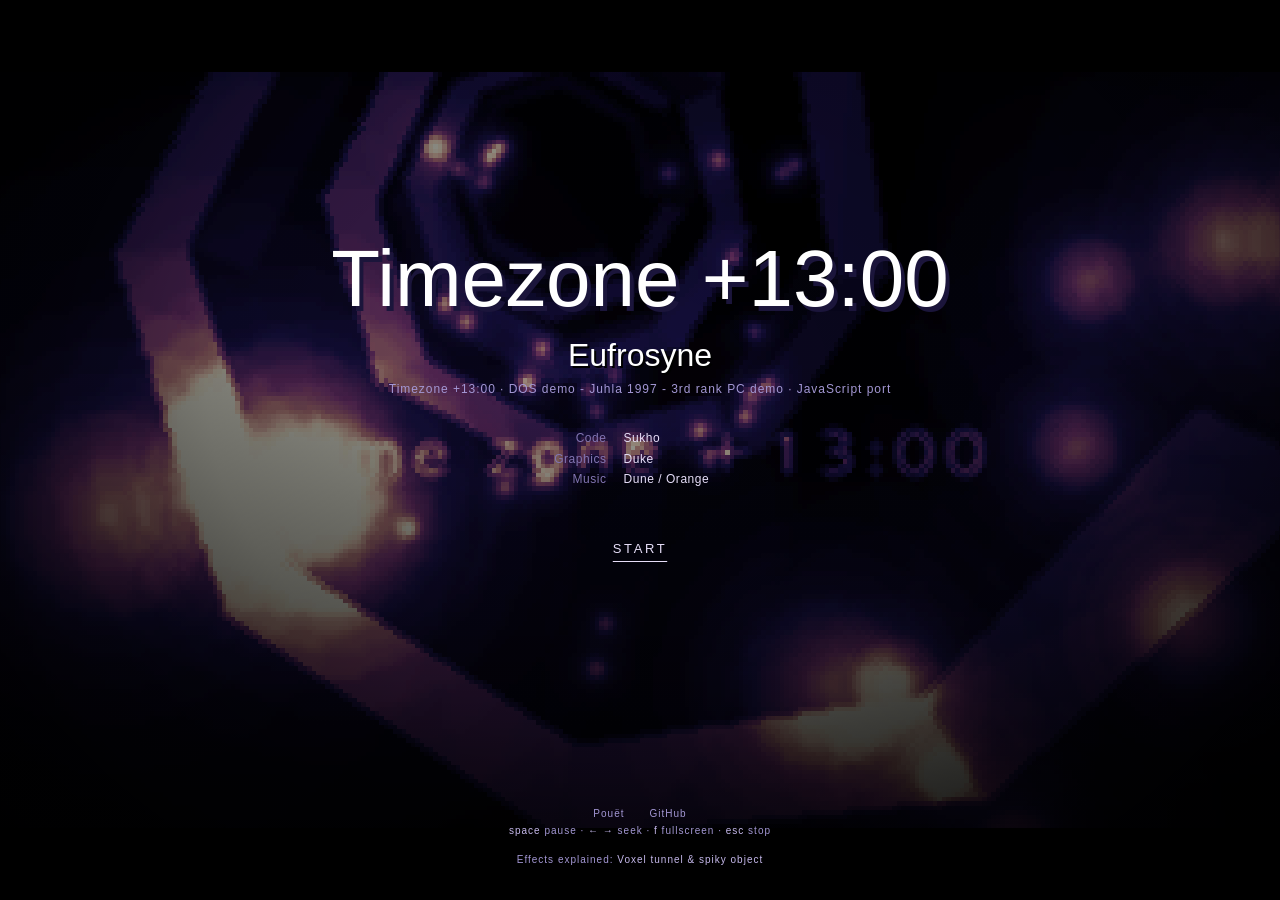
<file: index.html>
<!doctype html>
<html lang="en">
<head>
<base href="./player/">
  <meta charset="utf-8">
  <meta name="viewport" content="width=device-width, initial-scale=1, viewport-fit=cover">
  <meta name="description" content="Timezone +13:00 by Eufrosyne. Original graphics and music translated to JavaScript.">
  <title>Timezone +13:00 — Eufrosyne</title>
  <link rel="icon" href="data:,">
  <link rel="stylesheet" href="release-theme.css">
</head>
<body>
  <main id="shell">
    <canvas id="screen" width="640" height="400" aria-label="Timezone +13:00"></canvas>
    <section id="gate" aria-label="Timezone +13:00">
      <canvas id="background" width="320" height="200" aria-hidden="true"></canvas>
      <div class="shade" aria-hidden="true"></div>
      <div class="gate-content">
        <h1><span id="demo-title">Timezone +13:00</span></h1>
        <p class="group" id="demo-group">Eufrosyne</p>
        <p class="meta" id="demo-meta">Timezone +13:00 · DOS demo - Juhla 1997 - 3rd rank PC demo · JavaScript port</p>
        <dl class="credits" id="demo-credits">
          <div><dt>Code</dt><dd>Sukho</dd></div>
          <div><dt>Graphics</dt><dd>Duke</dd></div>
          <div><dt>Music</dt><dd>Dune / Orange</dd></div>
        </dl>
        <button id="start" class="start" type="button" disabled>Preparing<span class="dots" aria-hidden="true"></span></button>
      </div>
      <footer>
        <nav aria-label="Production links"><a href="https://www.pouet.net/prod.php?which=319" target="_blank" rel="noopener noreferrer">Pouët</a><a href="https://github.com/kdrapel/eufrosyne-timezone13" target="_blank" rel="noopener noreferrer">GitHub</a></nav>
        <p><kbd>space</kbd> pause · <kbd>← →</kbd> seek · <kbd>f</kbd> fullscreen · <kbd>esc</kbd> stop</p>
		
 
		

	   
      <p class="effect-links">Effects explained: <a href="../effects-explained/voxel-tunnel.html">Voxel tunnel &amp; spiky object</a></p>
      </footer>
    </section>
    <div id="hud" hidden>
      <button id="pause" type="button" aria-label="Pause demo">Pause</button>
      <button id="stop" type="button">Stop</button>
      <button id="backward" type="button" aria-label="Back 15 seconds">−15s</button><button id="forward" type="button" aria-label="Forward 15 seconds">+15s</button>
      <input list="seek-marks" id="timeline" type="range" min="0" max="245" step="0.1" value="0" aria-label="Seek demo">
      <datalist id="seek-marks"><option value="0"></option><option value="15"></option><option value="30"></option><option value="45"></option><option value="60"></option><option value="75"></option><option value="90"></option><option value="105"></option><option value="120"></option><option value="135"></option><option value="150"></option><option value="165"></option><option value="180"></option><option value="195"></option><option value="210"></option><option value="225"></option><option value="240"></option><option value="245"></option></datalist>
      <output id="time">0:00 / 4:05</output>
      <button id="fullscreen" type="button">Fullscreen</button>
      <label class="stats-switch"><input id="stats-toggle" type="checkbox" role="switch" aria-controls="stats">Stats for nerds</label>
      <label>Scale <select id="scale" aria-label="Display scale"><option value="1">1x</option><option value="0.5">0.5x</option></select></label>
      <label>Volume <input id="volume" type="range" min="0" max="1" step="0.01" value="0.7"></label>
    </div>
    <div id="loading" hidden role="status" aria-live="polite"><span>Loading…</span></div>
    <section id="nerd-panel" hidden aria-label="Stats and live module tracker">
      <output id="stats" aria-label="Displayed frames per second">FPS: —</output>
      <div id="player-details"></div><div id="tracker-title">Original-code audio diagnostics</div>
      <div class="tracker-scroll"><canvas id="tracker" width="608" height="208" aria-label="Original sound diagnostics"></canvas></div>
    </section>
    <p id="status" role="status" aria-live="polite"></p>
  </main>
  <script type="module" src="app/app.mjs"></script>
<script type="module" src="app/release-controls.mjs"></script>
</body>
</html>
</file>
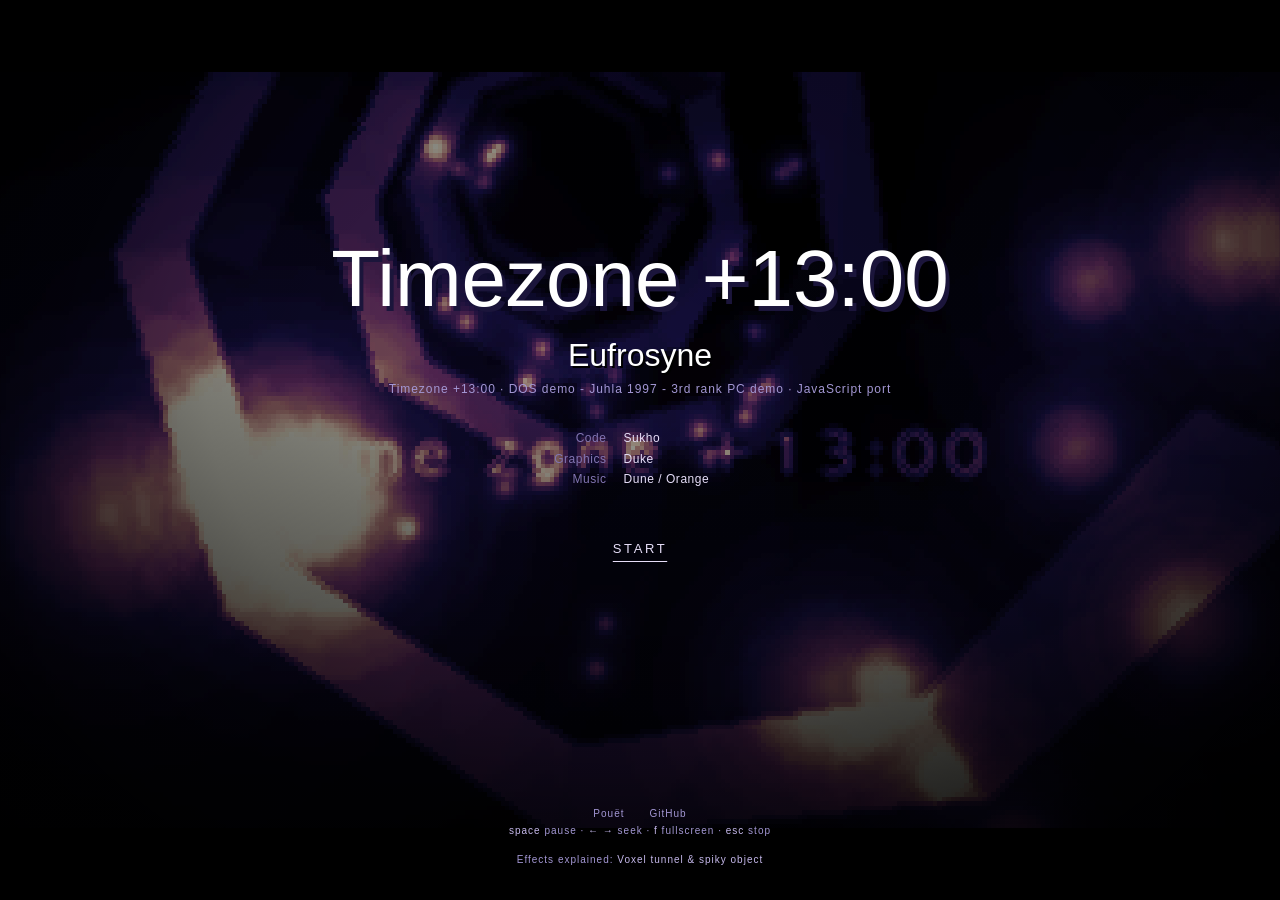
<file: player/index.html>
<!doctype html>
<html lang="en">
<head>
  <meta charset="utf-8">
  <meta name="viewport" content="width=device-width, initial-scale=1, viewport-fit=cover">
  <meta name="description" content="Timezone +13:00 by Eufrosyne. Original graphics and music translated to JavaScript.">
  <title>Timezone +13:00 — Eufrosyne</title>
  <link rel="icon" href="data:,">
  <link rel="stylesheet" href="release-theme.css">
</head>
<body>
  <main id="shell">
    <canvas id="screen" width="640" height="400" aria-label="Timezone +13:00"></canvas>
    <section id="gate" aria-label="Timezone +13:00">
      <canvas id="background" width="320" height="200" aria-hidden="true"></canvas>
      <div class="shade" aria-hidden="true"></div>
      <div class="gate-content">
        <h1><span id="demo-title">Timezone +13:00</span></h1>
        <p class="group" id="demo-group">Eufrosyne</p>
        <p class="meta" id="demo-meta">Timezone +13:00 · DOS demo - Juhla 1997 - 3rd rank PC demo · JavaScript port</p>
        <dl class="credits" id="demo-credits">
          <div><dt>Code</dt><dd>Sukho</dd></div>
          <div><dt>Graphics</dt><dd>Duke</dd></div>
          <div><dt>Music</dt><dd>Dune / Orange</dd></div>
        </dl>
        <button id="start" class="start" type="button" disabled>Preparing<span class="dots" aria-hidden="true"></span></button>
      </div>
      <footer>
        <nav aria-label="Production links"><a href="https://www.pouet.net/prod.php?which=319" target="_blank" rel="noopener noreferrer">Pouët</a><a href="https://github.com/kdrapel/eufrosyne-timezone13" target="_blank" rel="noopener noreferrer">GitHub</a></nav>
        <p><kbd>space</kbd> pause · <kbd>← →</kbd> seek · <kbd>f</kbd> fullscreen · <kbd>esc</kbd> stop</p>
		
 
		

	   
      <p class="effect-links">Effects explained: <a href="../effects-explained/voxel-tunnel.html">Voxel tunnel &amp; spiky object</a></p>
      </footer>
    </section>
    <div id="hud" hidden>
      <button id="pause" type="button" aria-label="Pause demo">Pause</button>
      <button id="stop" type="button">Stop</button>
      <button id="backward" type="button" aria-label="Back 15 seconds">−15s</button><button id="forward" type="button" aria-label="Forward 15 seconds">+15s</button>
      <input list="seek-marks" id="timeline" type="range" min="0" max="245" step="0.1" value="0" aria-label="Seek demo">
      <datalist id="seek-marks"><option value="0"></option><option value="15"></option><option value="30"></option><option value="45"></option><option value="60"></option><option value="75"></option><option value="90"></option><option value="105"></option><option value="120"></option><option value="135"></option><option value="150"></option><option value="165"></option><option value="180"></option><option value="195"></option><option value="210"></option><option value="225"></option><option value="240"></option><option value="245"></option></datalist>
      <output id="time">0:00 / 4:05</output>
      <button id="fullscreen" type="button">Fullscreen</button>
      <label class="stats-switch"><input id="stats-toggle" type="checkbox" role="switch" aria-controls="stats">Stats for nerds</label>
      <label>Scale <select id="scale" aria-label="Display scale"><option value="1">1x</option><option value="0.5">0.5x</option></select></label>
      <label>Volume <input id="volume" type="range" min="0" max="1" step="0.01" value="0.7"></label>
    </div>
    <div id="loading" hidden role="status" aria-live="polite"><span>Loading…</span></div>
    <section id="nerd-panel" hidden aria-label="Stats and live module tracker">
      <output id="stats" aria-label="Displayed frames per second">FPS: —</output>
      <div id="player-details"></div><div id="tracker-title">Original-code audio diagnostics</div>
      <div class="tracker-scroll"><canvas id="tracker" width="608" height="208" aria-label="Original sound diagnostics"></canvas></div>
    </section>
    <p id="status" role="status" aria-live="polite"></p>
  </main>
  <script type="module" src="app/app.mjs"></script>
<script type="module" src="app/release-controls.mjs"></script>
</body>
</html>
</file>
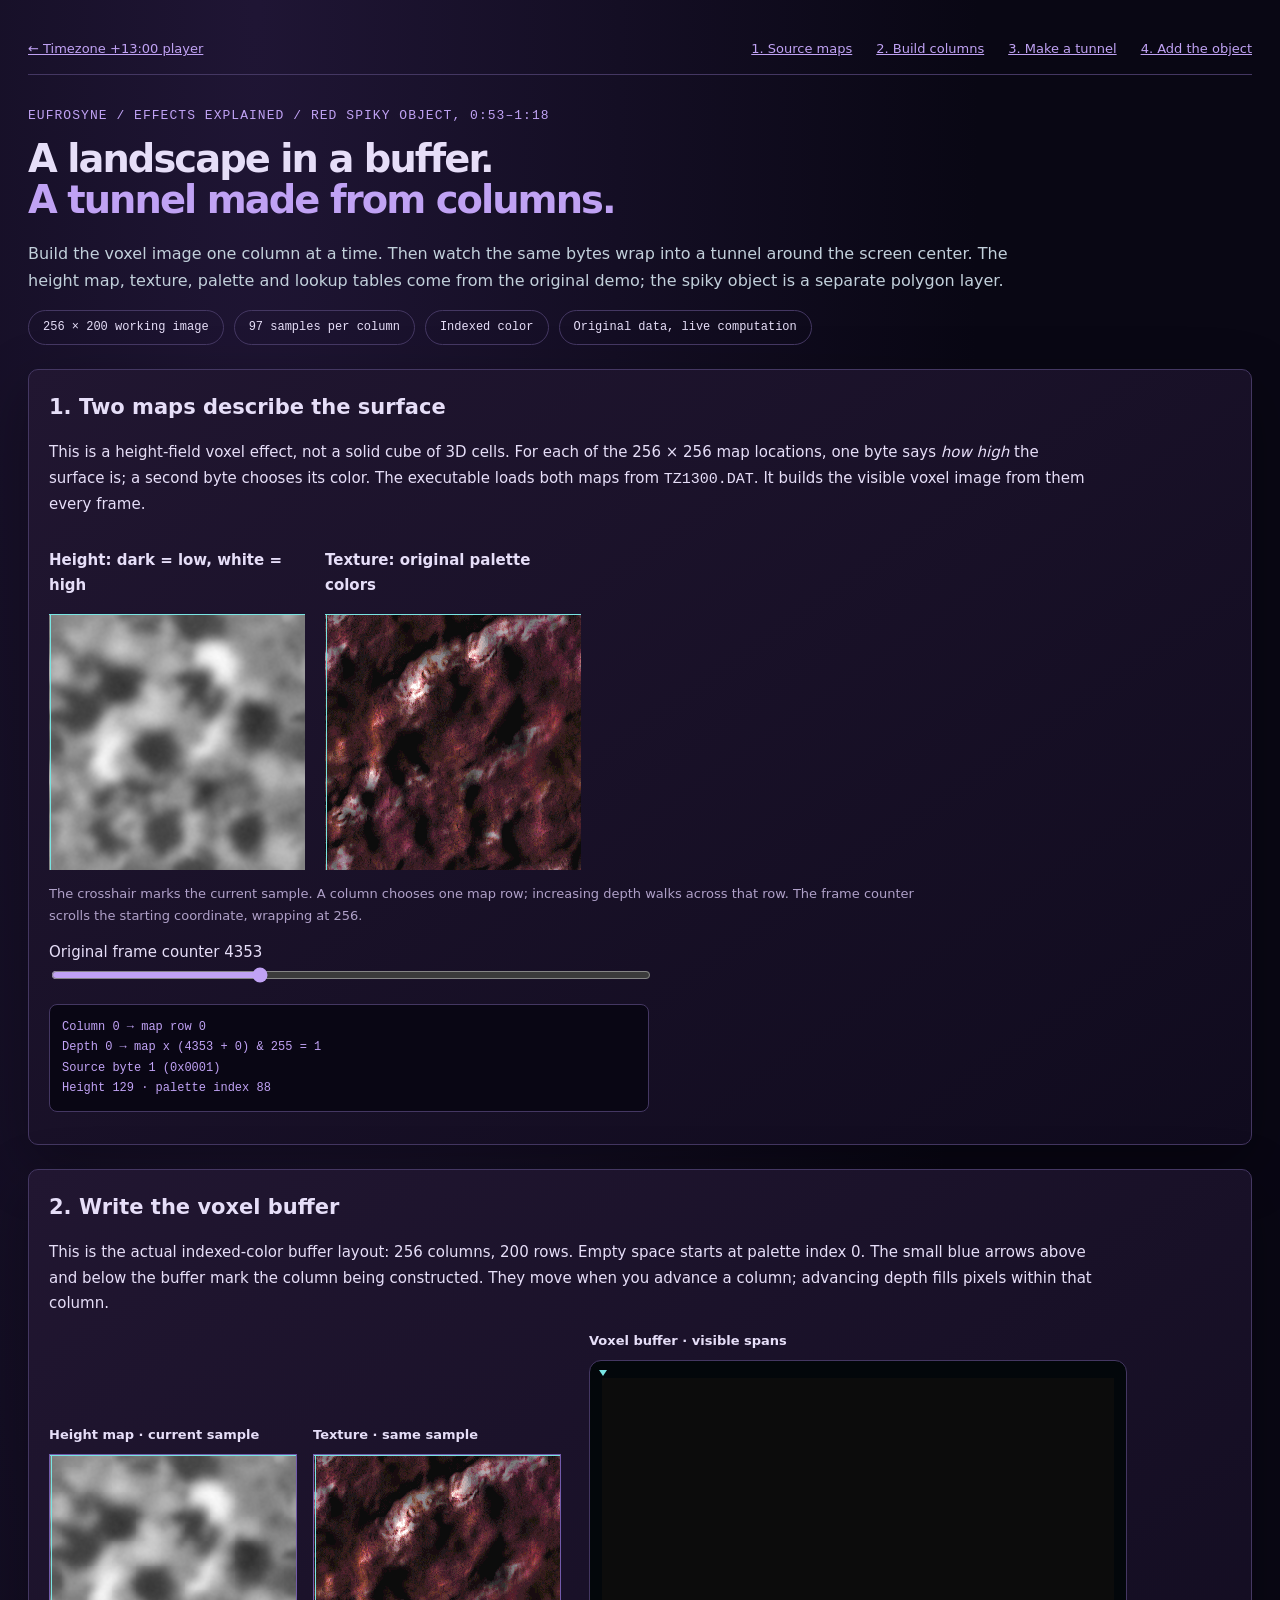
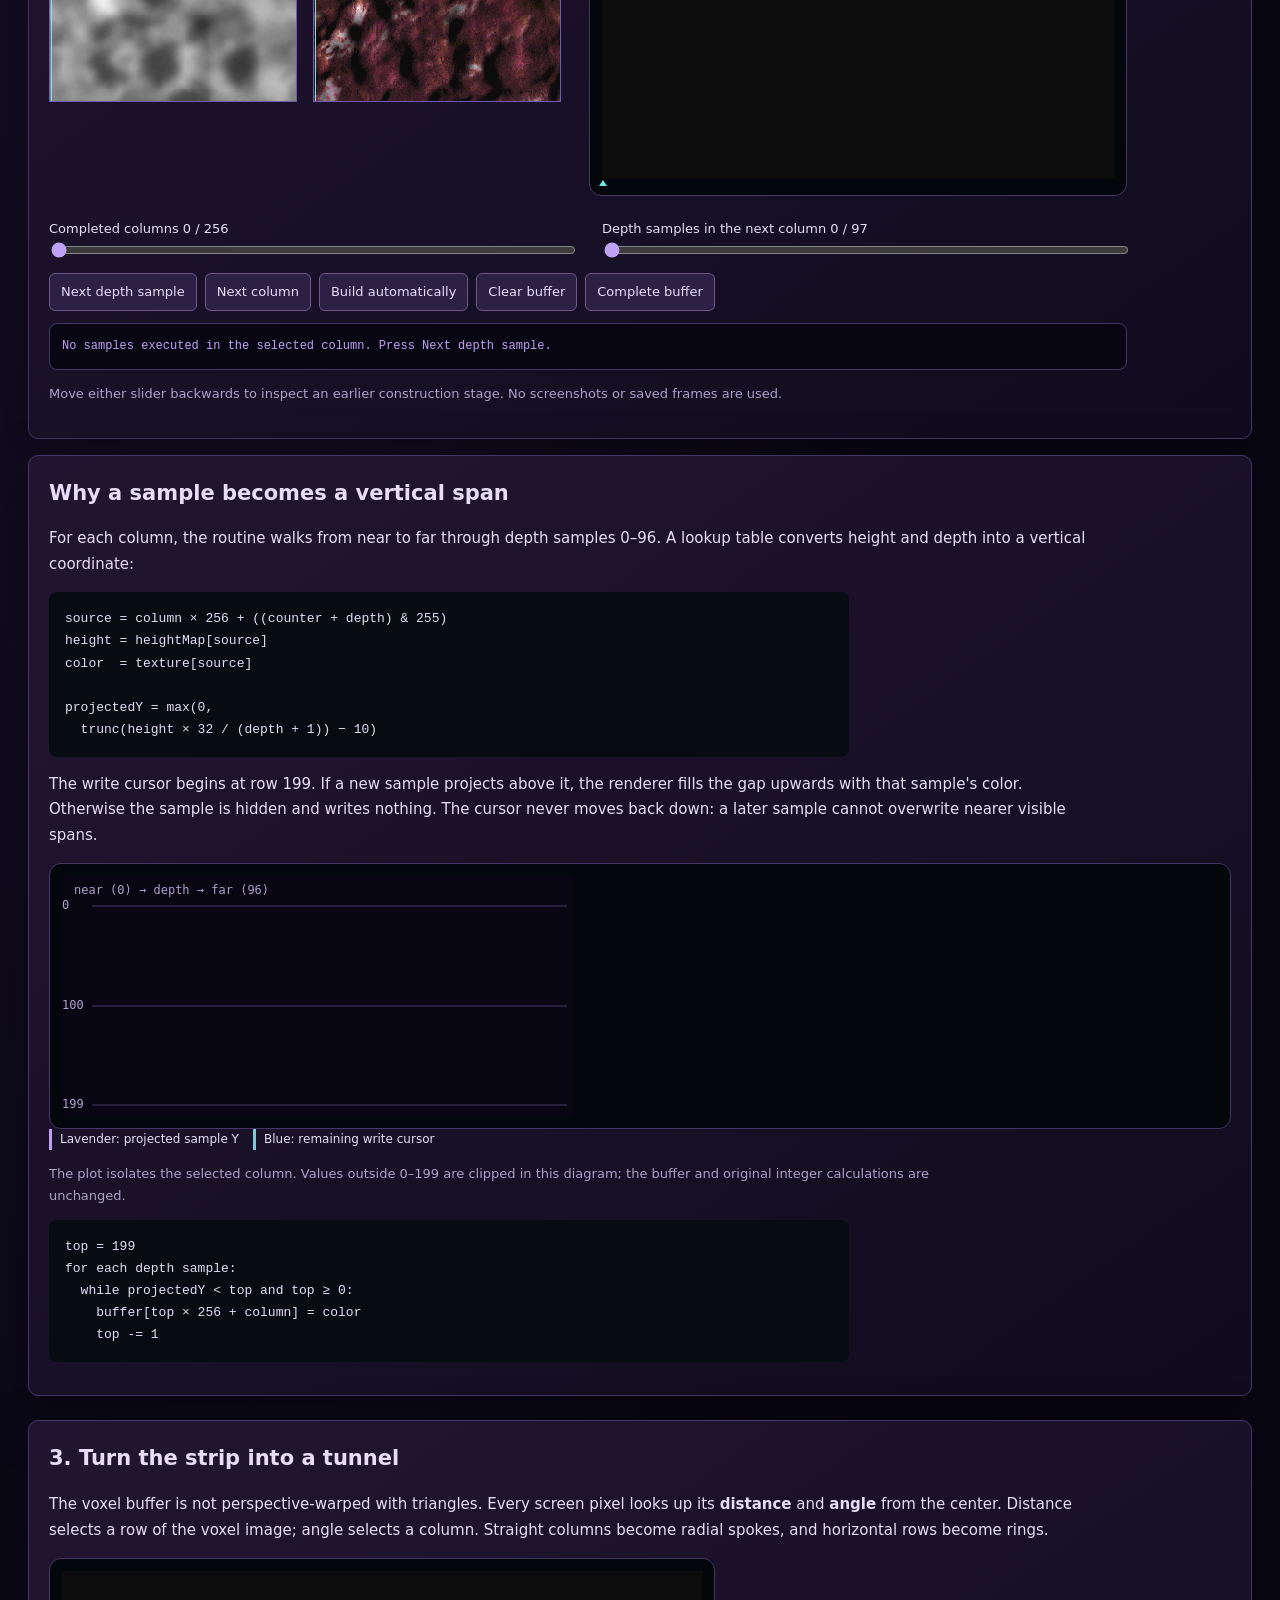
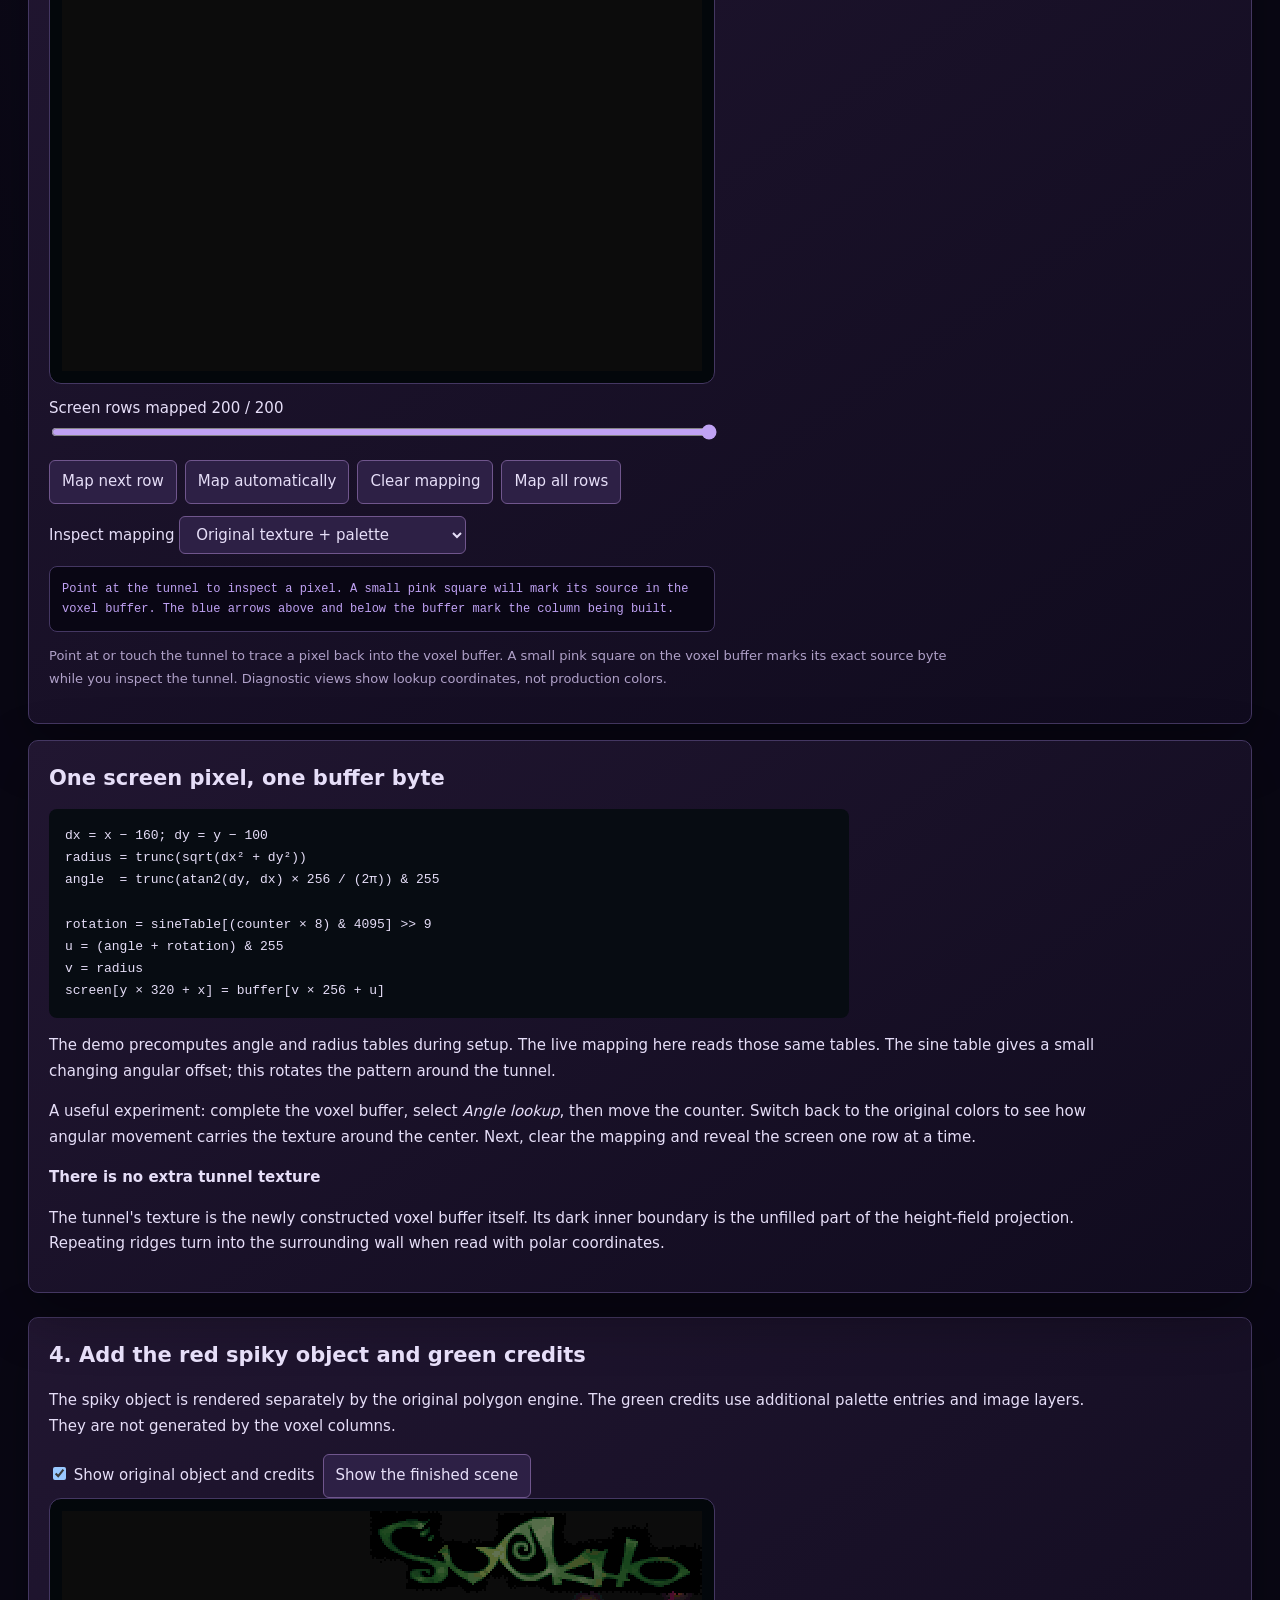
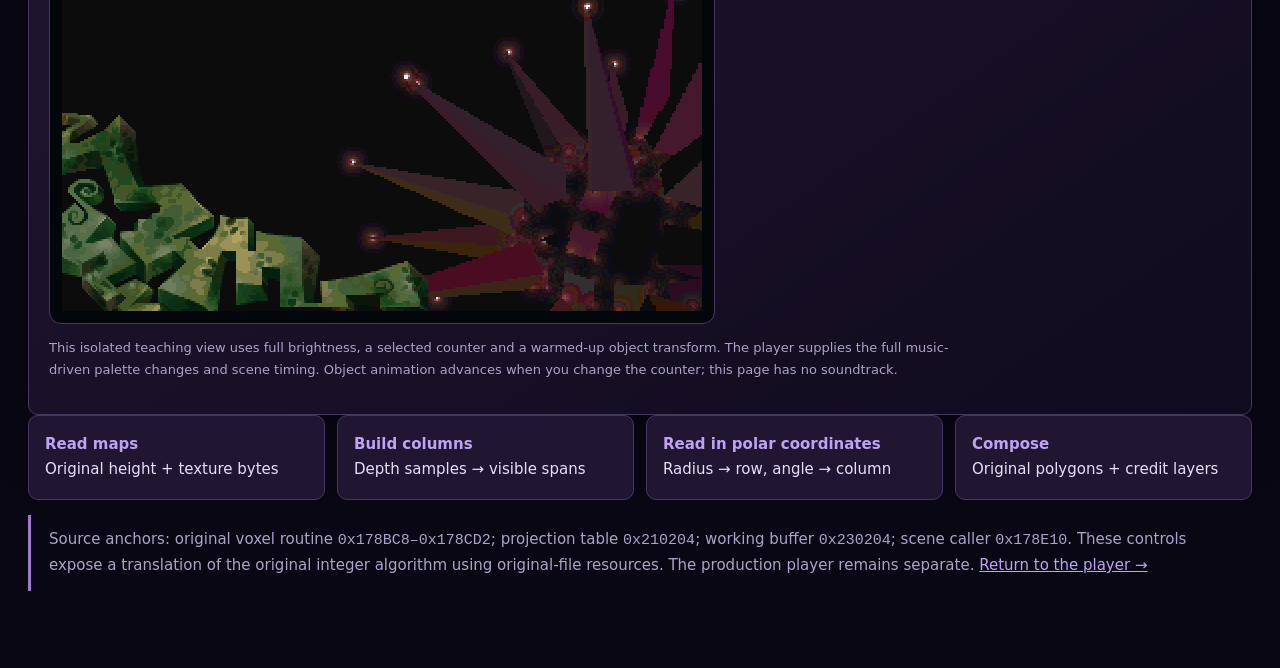
<file: effects-explained/voxel-tunnel.html>
<!doctype html><html lang="en"><head><meta charset="utf-8"><meta name="viewport" content="width=device-width,initial-scale=1"><title>Timezone +13:00 — Inside the voxel tunnel</title><link rel="stylesheet" href="theme.css"><link rel="icon" href="data:,"></head><body><main>
<nav class="explanation-nav" aria-label="Effects explained"><a class="home" href="../index.html">← Timezone +13:00 player</a><a href="#source">1. Source maps</a><a href="#build">2. Build columns</a><a href="#wrap">3. Make a tunnel</a><a href="#scene">4. Add the object</a></nav>
<div class="eyebrow">Eufrosyne / Effects explained / Red spiky object, 0:53–1:18</div>
<h1>A landscape in a buffer.<br><span class="accent">A tunnel made from columns.</span></h1>
<p class="lead">Build the voxel image one column at a time. Then watch the same bytes wrap into a tunnel around the screen center. The height map, texture, palette and lookup tables come from the original demo; the spiky object is a separate polygon layer.</p>
<div class="meta"><span class="tag">256 × 200 working image</span><span class="tag">97 samples per column</span><span class="tag">Indexed color</span><span class="tag">Original data, live computation</span></div>
<p id="error" role="status">Loading original demo resources…</p>
<section class="card" id="source"><h2>1. Two maps describe the surface</h2><p>This is a height-field voxel effect, not a solid cube of 3D cells. For each of the 256 × 256 map locations, one byte says <em>how high</em> the surface is; a second byte chooses its color. The executable loads both maps from <code>TZ1300.DAT</code>. It builds the visible voxel image from them every frame.</p>
<div class="pair"><div><h3>Height: dark = low, white = high</h3><canvas id="height" width="256" height="256" aria-label="Original 256 by 256 height map"></canvas></div><div><h3>Texture: original palette colors</h3><canvas id="texture" width="256" height="256" aria-label="Original voxel texture"></canvas></div></div>
<p class="sub">The crosshair marks the current sample. A column chooses one map row; increasing depth walks across that row. The frame counter scrolls the starting coordinate, wrapping at 256.</p>
<label>Original frame counter <output id="counter-value"></output><input id="counter" type="range" min="3751" max="5500" value="4353" step="1"></label>
<output id="source-info" class="readout"></output></section>
<div class="layout" id="build"><section class="card"><h2>2. Write the voxel buffer</h2><p>This is the actual indexed-color buffer layout: 256 columns, 200 rows. Empty space starts at palette index 0. The small blue arrows above and below the buffer mark the column being constructed. They move when you advance a column; advancing depth fills pixels within that column.</p>
<div class="voxel-workbench"><div class="live-maps" aria-label="Live source samples beside the voxel buffer"><div><h3>Height map · current sample</h3><canvas id="height-live" width="256" height="256" aria-label="Live height map sample beside construction controls"></canvas></div><div><h3>Texture · same sample</h3><canvas id="texture-live" width="256" height="256" aria-label="Live texture sample beside construction controls"></canvas></div></div><div><h3>Voxel buffer · visible spans</h3><div class="screen-container"><div class="buffer-view"><span id="column-top" class="column-arrow top" aria-hidden="true"></span><canvas id="buffer" width="256" height="200" aria-label="Live voxel working buffer, constructed column by column"></canvas><span id="column-bottom" class="column-arrow bottom" aria-hidden="true"></span></div></div></div></div>
<div class="voxel-controls"><label>Completed columns <output id="columns-value"></output><input id="columns" type="range" min="0" max="256" value="0" step="1"></label>
<label>Depth samples in the next column <output id="depth-value"></output><input id="depth" type="range" min="0" max="97" value="0" step="1"></label>
<div class="toolbar"><button id="next-depth">Next depth sample</button><button id="next-column">Next column</button><button id="play-columns" aria-pressed="false">Build automatically</button><button id="clear">Clear buffer</button><button id="complete">Complete buffer</button></div>
</div>
<output id="span-info" class="readout"></output><p class="sub">Move either slider backwards to inspect an earlier construction stage. No screenshots or saved frames are used.</p></section>
<section class="card"><h2>Why a sample becomes a vertical span</h2><p>For each column, the routine walks from near to far through depth samples 0–96. A lookup table converts height and depth into a vertical coordinate:</p>
<pre>source = column × 256 + ((counter + depth) &amp; 255)
height = heightMap[source]
color  = texture[source]

projectedY = max(0,
  trunc(height × 32 / (depth + 1)) − 10)</pre>
<p>The write cursor begins at row 199. If a new sample projects above it, the renderer fills the gap upwards with that sample's color. Otherwise the sample is hidden and writes nothing. The cursor never moves back down: a later sample cannot overwrite nearer visible spans.</p>
<div class="screen-container"><canvas id="profile" width="512" height="240" aria-label="Selected column depth samples and visible horizon"></canvas></div><div class="legend"><span>Lavender: projected sample Y</span><span style="border-color:#79cbd5">Blue: remaining write cursor</span></div>
<p class="sub">The plot isolates the selected column. Values outside 0–199 are clipped in this diagram; the buffer and original integer calculations are unchanged.</p>
<pre>top = 199
for each depth sample:
  while projectedY &lt; top and top ≥ 0:
    buffer[top × 256 + column] = color
    top -= 1</pre></section></div>
<div class="layout" id="wrap"><section class="card"><h2>3. Turn the strip into a tunnel</h2><p>The voxel buffer is not perspective-warped with triangles. Every screen pixel looks up its <strong>distance</strong> and <strong>angle</strong> from the center. Distance selects a row of the voxel image; angle selects a column. Straight columns become radial spokes, and horizontal rows become rings.</p>
<div class="screen-container"><canvas id="tunnel" width="320" height="200" aria-label="Tunnel generated from the current voxel buffer"></canvas></div>
<label>Screen rows mapped <output id="rows-value"></output><input id="rows" type="range" min="0" max="200" value="200" step="1"></label>
<div class="toolbar"><button id="next-row">Map next row</button><button id="play-rows" aria-pressed="false">Map automatically</button><button id="reset-rows">Clear mapping</button><button id="all-rows">Map all rows</button></div>
<label>Inspect mapping <select id="mapping-view"><option value="color">Original texture + palette</option><option value="angle">Angle lookup (diagnostic colors)</option><option value="radius">Radius lookup (grayscale)</option></select></label>
<output id="pixel-info" class="readout"></output><p class="sub">Point at or touch the tunnel to trace a pixel back into the voxel buffer. A small pink square on the voxel buffer marks its exact source byte while you inspect the tunnel. Diagnostic views show lookup coordinates, not production colors.</p></section>
<section class="card"><h2>One screen pixel, one buffer byte</h2><pre>dx = x − 160; dy = y − 100
radius = trunc(sqrt(dx² + dy²))
angle  = trunc(atan2(dy, dx) × 256 / (2π)) &amp; 255

rotation = sineTable[(counter × 8) &amp; 4095] &gt;&gt; 9
u = (angle + rotation) &amp; 255
v = radius
screen[y × 320 + x] = buffer[v × 256 + u]</pre>
<p>The demo precomputes angle and radius tables during setup. The live mapping here reads those same tables. The sine table gives a small changing angular offset; this rotates the pattern around the tunnel.</p>
<p>A useful experiment: complete the voxel buffer, select <em>Angle lookup</em>, then move the counter. Switch back to the original colors to see how angular movement carries the texture around the center. Next, clear the mapping and reveal the screen one row at a time.</p>
<h3>There is no extra tunnel texture</h3><p>The tunnel's texture is the newly constructed voxel buffer itself. Its dark inner boundary is the unfilled part of the height-field projection. Repeating ridges turn into the surrounding wall when read with polar coordinates.</p></section></div>
<section class="card" id="scene"><h2>4. Add the red spiky object and green credits</h2><p>The spiky object is rendered separately by the original polygon engine. The green credits use additional palette entries and image layers. They are not generated by the voxel columns.</p>
<div class="toolbar"><label><input id="layers" type="checkbox" checked> Show original object and credits</label><button id="show-finished">Show the finished scene</button></div>
<div class="screen-container"><canvas id="scene-view" width="320" height="200" aria-label="Voxel tunnel composed with original polygon object and credit layers"></canvas></div>
<p class="sub">This isolated teaching view uses full brightness, a selected counter and a warmed-up object transform. The player supplies the full music-driven palette changes and scene timing. Object animation advances when you change the counter; this page has no soundtrack.</p></section>
<div class="flow-grid"><div><b>Read maps</b>Original height + texture bytes</div><div><b>Build columns</b>Depth samples → visible spans</div><div><b>Read in polar coordinates</b>Radius → row, angle → column</div><div><b>Compose</b>Original polygons + credit layers</div></div>
<p class="review-note">Source anchors: original voxel routine <code>0x178BC8–0x178CD2</code>; projection table <code>0x210204</code>; working buffer <code>0x230204</code>; scene caller <code>0x178E10</code>. These controls expose a translation of the original integer algorithm using original-file resources. The production player remains separate. <a href="../index.html">Return to the player →</a></p>
<script type="module" src="voxel-ui.mjs"></script></main></body></html>
</file>
<file: player/release-theme.css>
:root { color-scheme: dark; background: #000000; color: #e6def8; font: 13px/1.7 Arial, Helvetica, sans-serif; }
* { box-sizing: border-box; }
html, body { width: 100%; height: 100%; margin: 0; overflow: hidden; }
button, input { font: inherit; }
button, a, input { -webkit-tap-highlight-color: transparent; }
button, a { touch-action: manipulation; }
button:focus-visible, a:focus-visible, input:focus-visible { outline: 1px solid #a397d4; outline-offset: 7px; }
#shell { position: fixed; inset: 0; background: #000; }
#screen { position: absolute; inset: 0; display: block; width: 100%; height: 100%; object-fit: contain; image-rendering: pixelated; background: #000; }
#gate { position: absolute; inset: 0; z-index: 2; overflow-y: auto; text-align: center; background: #000000; transition: opacity .35s ease, visibility .35s; }
#gate.dismissed { opacity: 0; visibility: hidden; pointer-events: none; }
#background { position: fixed; inset: 0; width: 100%; height: 100%; object-fit: cover; image-rendering: pixelated; opacity: 1; }
.shade { position: fixed; inset: 0; background: radial-gradient(ellipse at 50% 42%, #00000055 0%, #00000080 48%, #000000e8 100%), linear-gradient(0deg, #000b, transparent 60%); }
.gate-content { position: relative; min-height: calc(100svh - 100px); display: flex; flex-direction: column; justify-content: center; align-items: center; padding: 40px 20px 24px; }
h1 { margin: 0; font: 80px/.82 Arial, Helvetica, sans-serif; font-weight: normal; color: #fff; text-shadow: 4px 5px 0 #1b153b; }
h1 span { display: block; }
h1 span + span { margin-top: 9px; }
.bitmap-text { display: block; height: auto; image-rendering: pixelated; image-rendering: crisp-edges; }
h1 .bitmap-text { filter: drop-shadow(4px 5px 0 #1b153b); }
.group .bitmap-text { filter: drop-shadow(2px 2px 0 #000); }
.group { margin: 27px 0 0; color: #fff; font: 32px/1 Arial, Helvetica, sans-serif; text-shadow: 2px 2px 0 #000; }
.meta { margin: 8px 0 0; color: #a397d4; font-size: 12px; letter-spacing: .08em; }
.credits { margin: 29px 0 0; font-size: 12px; color: #c5b8eb; letter-spacing: .045em; }
.credits div { display: grid; grid-template-columns: 105px 155px; gap: 17px; }
.credits dt { color: #8275b2; text-align: right; }
.credits dd { margin: 0; text-align: left; color: #e6def8; }
.start { position: relative; margin-top: 38px; padding: 10px 16px; border: 0; background: none; color: #e6def8; letter-spacing: .2em; text-transform: uppercase; cursor: pointer; text-decoration: underline; text-underline-offset: 8px; text-decoration-thickness: 1px; }
.start:hover { color: #f4edff; }
.start:disabled { color: #8275b2; cursor: progress; text-decoration: none; }
.dots { display: inline-block; width: 19px; text-align: left; }
.dots::after { content: '...'; animation: dots 1.1s steps(4,end) infinite; display: inline-block; overflow: hidden; vertical-align: bottom; }
@keyframes dots { from { width: 0; } to { width: 19px; } }
footer { position: relative; padding: 5px 20px max(20px, env(safe-area-inset-bottom)); color: #a397d4; font-size: 10px; letter-spacing: .1em; }
footer p { margin: 0 0 10px; }
footer .effect-links { margin: 12px 0 0; color: #a397d4; }
footer .effect-links a { color: #c5b8eb; }
kbd { color: #c5b8eb; font: inherit; }
nav { display: flex; justify-content: center; gap: 25px; }
a { color: #a397d4; text-decoration: none; }
a:hover { color: #f4edff; }
#status { position: absolute; z-index: 4; top: max(15px, env(safe-area-inset-top)); left: 20px; right: 20px; margin: 0; color: #e6def8; text-align: center; font-size: 12px; text-shadow: 0 1px 5px #000; pointer-events: none; }
#status:empty { display: none; }
#stats { position: absolute; z-index: 4; top: 14px; right: 18px; padding: 5px 9px; color: #e6def8; background: #000b; font: 12px/1.5 monospace; font-variant-numeric: tabular-nums; pointer-events: none; }
#hud { position: absolute; z-index: 3; bottom: max(15px, env(safe-area-inset-bottom)); left: 50%; transform: translateX(-50%); display: flex; align-items: center; gap: 12px; width: min(800px, calc(100% - 28px)); padding: 12px 15px; border: 1px solid #a397d430; border-radius: 5px; background: #1b153bd9; opacity: 0; transition: opacity .2s; }
#hud[hidden], [hidden] { display: none !important; }
#hud:not(.visible) { visibility: hidden; pointer-events: none; }
#hud.visible { opacity: 1; visibility: visible; pointer-events: auto; }
#shell:fullscreen #hud { display: none !important; }
#hud button { border: 0; background: none; padding: 5px; color: #e6def8; cursor: pointer; white-space: nowrap; font-size: 12px; }
#timeline { min-width: 25px; flex: 1; accent-color: #a397d4; cursor: pointer; }
#time { color: #a397d4; font-size: 11px; font-variant-numeric: tabular-nums; white-space: nowrap; }
@media(max-width:600px) { h1 { font-size: 48px; } .group { font-size: 24px; } .gate-content { padding-top: 35px; } #hud { gap: 8px; padding: 8px; } #fullscreen { display:none; } }
@media(max-width:370px) { h1 { font-size: 40px; } .meta { font-size: 10px; } }
@media(max-height:560px) { h1 { font-size: 48px; } .group { margin-top: 18px; font-size: 24px; } .credits { margin-top: 15px; } .start { margin-top: 16px; } .gate-content { min-height: calc(100svh - 74px); padding: 18px; } footer { padding-bottom: 10px; } }
@media(prefers-reduced-motion:reduce) { *, *::after { animation: none !important; transition: none !important; } }

/* Original Bjoer bitmap logos occupy Nation0 title and group slots. */
h1 .bitmap-text{width:min(508px,80vw)}
.group .bitmap-text{width:min(264px,52vw)}
#volume{width:65px;accent-color:#a397d4}
#hud label{display:flex;align-items:center;gap:6px;font-size:11px;color:#a397d4}
@media(max-height:560px){h1 .bitmap-text{width:min(300px,65vw)}.group .bitmap-text{width:min(180px,40vw)}}

.stats-switch{white-space:nowrap;cursor:pointer}.stats-switch input{appearance:none;width:28px;height:16px;border-radius:9px;background:#3d325c;position:relative;cursor:pointer}.stats-switch input::after{content:"";position:absolute;width:12px;height:12px;top:2px;left:2px;background:#e1d7f6;border-radius:50%;transition:transform .15s}.stats-switch input:checked{background:#7355aa}.stats-switch input:checked::after{transform:translateX(12px)}
#loading{position:absolute;inset:0;z-index:5;display:grid;place-items:center;background:#0009;color:#e6def8;font:16px/1.5 Arial,sans-serif;pointer-events:none}
#loading span{padding:16px 26px;border:1px solid #a397d450;border-radius:5px;background:#1b153be8}
#nerd-panel{position:absolute;z-index:4;top:14px;right:18px;width:min(608px,calc(100% - 36px));padding:8px;background:#100c24eF;border:1px solid #725aab66;border-radius:4px;pointer-events:none}
#nerd-panel #stats{position:static;display:block;padding:0 0 5px;background:none}
#tracker-title{font:10px/1.5 monospace;color:#ae9bd6;white-space:nowrap;overflow:hidden;margin-bottom:4px}
#tracker{display:block;width:100%;height:auto;max-height:208px}
.tracker-scroll{overflow-x:auto;pointer-events:auto}#tracker{min-width:540px}

#scale{font:inherit;color:#e6def8;background:#1b153b;border:1px solid #a397d450;border-radius:3px;padding:3px}

#timeline{min-width:90px}#hud{width:min(1000px,calc(100% - 28px))}
</file>
<file: effects-explained/theme.css>
:root{color-scheme:dark;--bg:#090714;--panel:#17112c;--line:#443762;--ink:#e6def8;--muted:#afa0c8;--cyan:#c0a2f4}*{box-sizing:border-box}body{margin:0;background:radial-gradient(ellipse at 20% 0%,#35235480,transparent 50%),var(--bg);color:var(--ink);font:15px/1.7 system-ui,sans-serif}main{max-width:1240px;margin:auto;padding:40px 24px 100px}a{color:var(--cyan)}a:hover{color:white}.explanation-nav{display:flex;gap:24px;flex-wrap:wrap;border-bottom:1px solid var(--line);padding:14px 0;margin-bottom:30px;font-size:13px}.home{margin-right:auto}[aria-current=page]{text-decoration:underline;text-underline-offset:6px}.eyebrow,.tag,code,pre{font-family:ui-monospace,Consolas,monospace}.eyebrow{text-transform:uppercase;letter-spacing:.08em;color:var(--cyan);font-size:13px}h1{font-size:clamp(34px,5.2vw,60px);line-height:1.05;letter-spacing:-.05em;margin:12px 0 20px}h1 .accent{color:var(--cyan)}.lead{max-width:900px;font-size:18px;color:#c2d0db}.meta{display:flex;gap:10px;flex-wrap:wrap;margin:24px 0 32px}.tag{border:1px solid var(--line);border-radius:99px;padding:6px 14px;font-size:12px}.layout{display:grid;grid-template-columns:1.22fr .98fr;gap:22px;margin:24px 0}.card{min-width:0;background:linear-gradient(145deg,#211631,#100b1e);border:1px solid var(--line);border-radius:16px;padding:24px;box-shadow:0 20px 60px #0005}.card h2{font-size:21px;margin:0 0 12px}.sub,figcaption{color:var(--muted);font-size:13px}.screen-container{background:#03070b;padding:12px;border:1px solid var(--line);border-radius:12px}canvas{display:block;width:100%;height:auto;image-rendering:pixelated}label{display:block;margin:12px 0}input[type=range]{width:100%;accent-color:#c0a2f4}button,select{background:#2d2045;color:var(--ink);border:1px solid #70568d;border-radius:6px;padding:8px 12px;font:inherit}button{cursor:pointer}pre{overflow:auto;background:#070c12;padding:16px;border-radius:8px;font-size:13px}.review-note{border-left:3px solid #a477d1;padding:12px 18px;color:var(--muted)}.flow-grid{display:grid;grid-template-columns:repeat(4,1fr);gap:12px}.flow-grid div{padding:16px;background:#211631;border:1px solid var(--line);border-radius:10px}.flow-grid b{display:block;color:var(--cyan)}a:focus-visible,button:focus-visible,input:focus-visible,select:focus-visible{outline:2px solid white;outline-offset:4px}@media(max-width:800px){.layout{grid-template-columns:1fr}.flow-grid{grid-template-columns:1fr 1fr}main{padding:20px 14px 60px}}@media(prefers-reduced-motion:reduce){*{scroll-behavior:auto}}

.toolbar{display:flex;flex-wrap:wrap;gap:8px;align-items:center}.toolbar label{margin:0}.pair{display:grid;grid-template-columns:1fr 1fr;gap:14px}.pair canvas{width:100%}.readout{display:block;white-space:pre-wrap;font:12px/1.7 ui-monospace,monospace;color:var(--cyan);padding:12px;background:#090614;border:1px solid var(--line);border-radius:8px;margin:12px 0}canvas{touch-action:none}button[aria-pressed=true]{background:#624388}input{font:inherit}h3{font-size:15px}#error{color:#ffbeca}section[id]{scroll-margin-top:15px}.legend{display:flex;gap:14px;flex-wrap:wrap;font-size:12px}.legend span{border-left:3px solid var(--cyan);padding-left:8px}@media(max-width:600px){.pair{grid-template-columns:1fr}}


/* Keep native images at useful integer multiples; never stretch to window size. */
main{max-width:none;width:100%;margin:0;padding:24px 28px 64px}
h1{font-size:clamp(32px,3vw,48px)}.lead{max-width:100ch;font-size:16px}.meta{margin:16px 0 24px}
.card{padding:20px;border-radius:10px}.card p{max-width:110ch}
#source .pair{grid-template-columns:repeat(2,minmax(0,256px));justify-content:start;gap:20px}
#source .pair canvas{width:100%;max-width:256px}#source>label{max-width:600px}#source .readout{max-width:600px}
#build,#wrap{grid-template-columns:minmax(0,1fr);gap:16px}
#build>section:nth-child(2),#wrap>section:nth-child(2){max-width:none;display:block}
#build>section:nth-child(2) pre,#wrap>section:nth-child(2) pre{max-width:800px}
.voxel-workbench{display:grid;grid-template-columns:minmax(0,512px) minmax(0,538px);gap:28px;align-items:center;justify-content:start}
.live-maps{display:grid;grid-template-columns:1fr 1fr;gap:16px;align-self:center}
.live-maps h3,.voxel-workbench h3{font-size:13px;line-height:1.4;margin:0 0 10px}
.live-maps canvas{width:100%;max-width:256px;border:1px solid #725aab;aspect-ratio:1}
.voxel-workbench>div:last-child{width:100%;max-width:538px}#buffer{width:100%;max-width:512px}
.voxel-controls{max-width:1078px;display:grid;grid-template-columns:1fr 1fr;gap:0 28px;margin-top:14px}
.voxel-controls .toolbar{grid-column:1/-1}.voxel-controls label{font-size:13px;margin:8px 0}
.voxel-controls button{padding:7px 11px;font-size:13px}
#span-info{max-width:1078px}#profile{max-width:512px}#tunnel,#scene-view{max-width:640px}
#wrap>section:first-child>.screen-container,#scene>.screen-container{width:fit-content;max-width:100%}
#wrap>section:first-child>.screen-container{width:min(666px,100%)}#scene>.screen-container{width:min(666px,100%)}
#wrap>section:first-child>label,#pixel-info{max-width:666px}
@media(min-width:1500px){#build,#wrap{grid-template-columns:minmax(0,1100px) minmax(320px,1fr)}}
@media(max-width:800px){main{padding:18px 14px 48px}.voxel-workbench{grid-template-columns:minmax(0,1fr) minmax(0,1.25fr);gap:16px}.card{padding:16px}.live-maps{gap:8px}.live-maps h3{font-size:11px}}
@media(max-width:560px){.voxel-workbench{grid-template-columns:1fr}.live-maps{grid-template-columns:repeat(2,minmax(0,144px));justify-content:center}.voxel-workbench>div:last-child{max-width:100%}.voxel-controls{grid-template-columns:1fr;gap:0}.voxel-controls .toolbar{grid-column:auto}.toolbar{gap:6px}button{font-size:13px}#source .pair{grid-template-columns:1fr 1fr;gap:12px}}
.buffer-view{position:relative;margin:5px 0}.column-arrow{position:absolute;width:0;height:0;transform:translateX(-50%);pointer-events:none;border-left:4px solid transparent;border-right:4px solid transparent}.column-arrow.top{bottom:calc(100% + 2px);border-top:6px solid #79e5e3}.column-arrow.bottom{top:calc(100% + 2px);border-bottom:6px solid #79e5e3}.column-arrow[hidden]{display:none}
</file>
